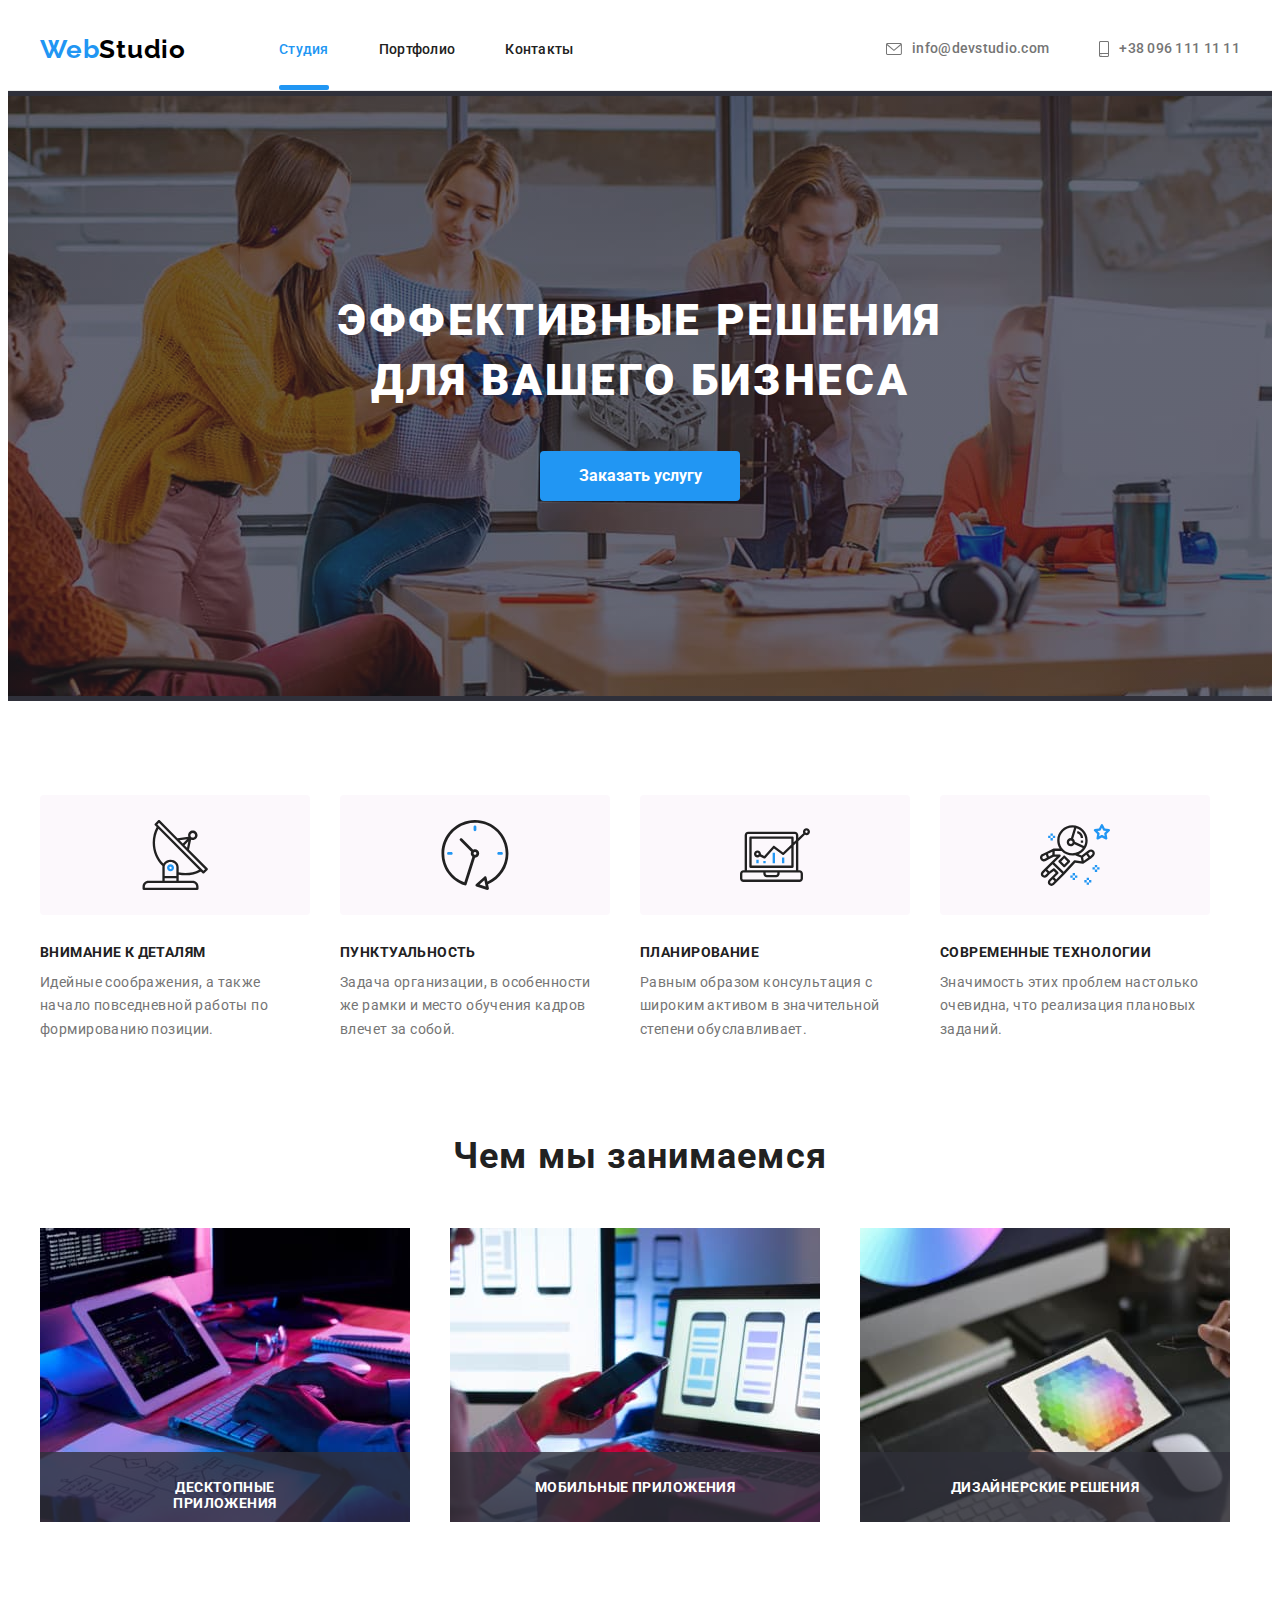
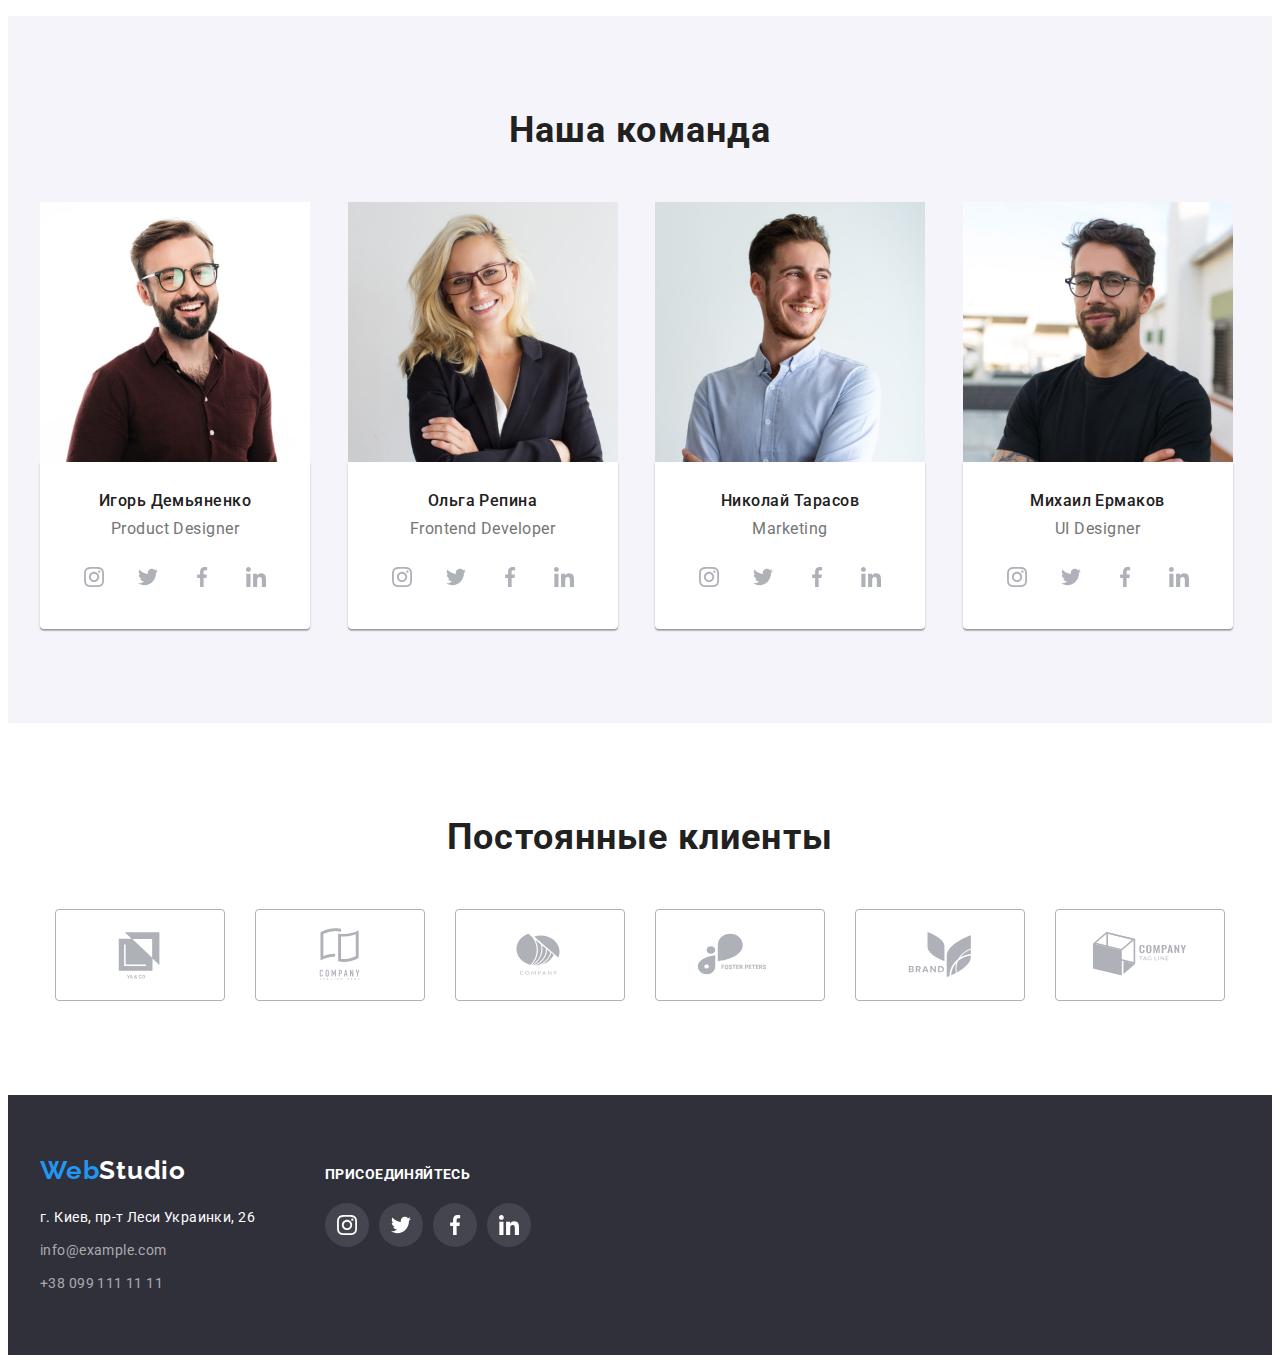
<file: index.html>
<!DOCTYPE html>
<html lang="ru">
<head>
    <meta charset="UTF-8">
    <meta http-equiv="X-UA-Compatible" content="IE=edge">
    <meta name="viewport" content="width=device-width, initial-scale=1.0">
    <title>WebStudio</title>

    <link rel="preconnect" href="https://fonts.googleapis.com">
    <link rel="preconnect" href="https://fonts.gstatic.com" crossorigin>
    <link href="https://fonts.googleapis.com/css2?family=Raleway:wght@700&family=Roboto:wght@400;500;700;900&display=swap" rel="stylesheet">
    
    <link
        rel="stylesheet"
        href="https://cdnjs.cloudflare.com/ajax/libs/modern-normalize/1.1.0/modern-normalize.min.css"
        integrity="sha512-wpPYUAdjBVSE4KJnH1VR1HeZfpl1ub8YT/NKx4PuQ5NmX2tKuGu6U/JRp5y+Y8XG2tV+wKQpNHVUX03MfMFn9Q=="
        crossorigin="anonymous"
        referrerpolicy="no-referrer"
    />

    <link rel="stylesheet" href="./css/styles.css">
</head>

<body>
    <header class="header">
        <div class="container header-container">
        <nav class="header-nav">
            <a class="link logo-header" href="./index.html">Web<span class="logo-header-2">Studio</span></a>
            <ul class="list header-list">
                <li class="nav-list">
                    <a class="link header-link-studio" href="./index.html">Студия</a>
                </li>
                <li class="nav-list">
                    <a class="link header-link" href="./portfolio.html">Портфолио</a>
                </li>
                <li class="nav-list">
                    <a class="link header-link" href="">Контакты</a>
                </li>
            </ul>
        </nav>
        <ul class="list header-contact">
            <li>
                <a class="link header-mail-link" href="mailto:info@devstudio.com"> 
                    <svg 
                        class="header-mail-icons" 
                        width="16" 
                        height="12"
                    >
                    <use 
                        href="./img./icons.svg#icon-envelope-hover"
                    ></use>
                    </svg> 
                    info@devstudio.com
                </a>
            </li>
            <li>
                <a class="link header-tel-link" href="tel:+380961111111"> 
                    <svg 
                        class="header-tel-icons" 
                        width="10" 
                        height="16"
                    >
                    <use 
                        href="./img./icons.svg#icon-smartphone"
                    ></use>
                    </svg> 
                    +38 096 111 11 11</a>
            </li>
        </ul>
        </div>
    </header>

    <main>
        <section class="hero-title">
            <div class="container">
            <h1 class="hero-h1">Эффективные решения для вашего бизнеса</h1>
            <button type="button" class="hero-button" data-modal-open>Заказать услугу</button>
            </div>

            <!-- <div class="backdrop is-hidden" data-modal>
                <div class="modal">
                    <button data-modal-close>Закрыть</button>
                </div>
            </div> -->
        </section>

        <section class="about">
            <div class="container">
            <ul class="list about-advantage">
                <li class="about-advantage-text">
                    <div class="about-img">
                        <svg 
                            width="70" 
                            height="70"
                        >
                            <use 
                                href="./img./icons.svg#icon-group"
                            ></use>
                        </svg>
                    </div>
                    <h3 class="about-title">Внимание к деталям</h3>
                    <p class="about-text">Идейные соображения, а также начало повседневной работы по формированию позиции.</p>
                </li>
                <li class="about-advantage-text">
                    <div class="about-img">
                        <svg 
                            width="70" 
                            height="70"
                        >
                            <use 
                                href="./img./icons.svg#icon-clock"
                            ></use>
                        </svg>
                    </div>
                    <h3 class="about-title">Пунктуальность</h3>
                    <p class="about-text">Задача организации, в особенности же рамки и место обучения кадров влечет за собой.</p>
                </li>
                <li class="about-advantage-text">
                    <div class="about-img">
                        <svg 
                            width="70" 
                            height="70"
                        >
                            <use 
                                href="./img./icons.svg#icon-diagram"
                            ></use>
                        </svg>
                    </div>
                    <h3 class="about-title">Планирование</h3>
                    <p class="about-text">Равным образом консультация с широким активом в значительной степени обуславливает.</p>
                </li>
                <li class="about-advantage-text">
                    <div class="about-img">
                        <svg 
                            width="70" 
                            height="70"
                        >
                            <use 
                                href="./img./icons.svg#icon-astronaut"
                            ></use>
                        </svg>
                    </div>
                    <h3 class="about-title">Современные технологии</h3>
                    <p class="about-text">Значимость этих проблем настолько очевидна, что реализация плановых заданий.</p>
                </li>
            </ul>
            </div>
        </section>
            
        <section class="activity-box">
            <div class="container">
                <h2 class="activity">Чем мы занимаемся</h2>
                <ul class="list activity-img">
                    <li class="img-activity">
                        <img src="./img./img-1.jpg" alt="чувак печатает на клавиатуре"
                        width="370"
                        height="294">
                        <div class="description-activity">
                            <p class="description-activity-text">Десктопные приложения</p>
                        </div>
                    </li>
                    <li class="img-activity">
                        <img src="./img./img-2.jpg" alt="девушка смотрит в телефон"
                        width="370"
                        height="294">
                        <div class="description-activity">
                            <p class="description-activity-text">Мобильные приложения</p>
                        </div>
                    </li>
                    <li class="img-activity">
                        <img src="./img./img-3.jpg" alt="палитра цветов"
                        width="370"
                        height="294">
                        <div class="description-activity">
                            <p class="description-activity-text">Дизайнерские решения</p>
                        </div>
                    </li>
                </ul>
            </div>
        </section>

        <section class="team-section">
            <div class="container">
            <h2 class="team-h">Наша команда</h2>
            <ul class="list employees">
                <li class="employee">
                    <img src="./img./photo-img-1.jpg" alt="фото сотрудника"
                        width="270"
                        height="260">
                    <div class="name-and-position">
                        <h3 class="team-name">Игорь Демьяненко</h3>
                        <p class="team-profession" lang="en">Product Designer</p>
                        <ul class="team-social-list list">
                            <li class="team-social-item">
                                <a href="" class="team-social-link" target="_blank">
                                    <svg 
                                        class="team-social-icons" 
                                        width="20" 
                                        height="20"
                                    >
                                        <use 
                                            href="./img./icons.svg#icon-instagram"
                                        ></use>
                                    </svg>
                                </a>
                            </li>
                            <li class="team-social-item">
                                <a href="" class="team-social-link" target="_blank">
                                    <svg 
                                        class="team-social-icons" 
                                        width="20" 
                                        height="20"
                                    >
                                        <use 
                                            href="./img./icons.svg#icon-twitter"
                                        ></use>
                                    </svg>
                                </a>
                            </li>
                            <li class="team-social-item">
                                <a href="" class="team-social-link" target="_blank">
                                    <svg 
                                        class="team-social-icons" 
                                        width="20" 
                                        height="20"
                                    >
                                        <use 
                                            href="./img./icons.svg#icon-facebook"
                                        ></use>
                                    </svg>
                                </a>
                            </li>
                            <li class="team-social-item">
                                <a href="" class="team-social-link" target="_blank">
                                    <svg 
                                        class="team-social-icons" 
                                        width="20" 
                                        height="20"
                                    >
                                        <use 
                                            href="./img./icons.svg#icon-linkedin"
                                        ></use>
                                    </svg>
                                </a>
                            </li>
                        </ul>
                    </div>
                </li>
                <li class="employee">
                    <img src="./img./photo-img-2.jpg" alt="фото сотрудника"
                        width="270"
                        height="260">
                    <div class="name-and-position">
                        <h3 class="team-name">Ольга Репина</h3>
                        <p class="team-profession" lang="en">Frontend Developer</p>
                        <ul class="team-social-list list">
                            <li class="team-social-item">
                                <a href="" class="team-social-link" target="_blank">
                                    <svg 
                                        class="team-social-icons" 
                                        width="20" 
                                        height="20"
                                    >
                                        <use 
                                            href="./img./icons.svg#icon-instagram"
                                        ></use>
                                    </svg>
                                </a>
                            </li>
                            <li class="team-social-item">
                                <a href="" class="team-social-link" target="_blank">
                                    <svg 
                                        class="team-social-icons" 
                                        width="20" 
                                        height="20"
                                    >
                                        <use 
                                            href="./img./icons.svg#icon-twitter"
                                        ></use>
                                    </svg>
                                </a>
                            </li>
                            <li class="team-social-item">
                                <a href="" class="team-social-link" target="_blank">
                                    <svg 
                                        class="team-social-icons" 
                                        width="20" 
                                        height="20"
                                    >
                                        <use 
                                            href="./img./icons.svg#icon-facebook"
                                        ></use>
                                    </svg>
                                </a>
                            </li>
                            <li class="team-social-item">
                                <a href="" class="team-social-link" target="_blank">
                                    <svg 
                                        class="team-social-icons" 
                                        width="20" 
                                        height="20"
                                    >
                                        <use 
                                            href="./img./icons.svg#icon-linkedin"
                                        ></use>
                                    </svg>
                                </a>
                            </li>
                        </ul>
                    </div>
                </li>
                <li class="employee">
                    <img src="./img./photo-img-3.jpg" alt="фото сотрудника"
                        width="270"
                        height="260">
                    <div class="name-and-position">
                        <h3 class="team-name">Николай Тарасов</h3>
                        <p class="team-profession" lang="en">Marketing</p>
                        <ul class="team-social-list list">
                            <li class="team-social-item">
                                <a href="" class="team-social-link" target="_blank">
                                    <svg 
                                        class="team-social-icons" 
                                        width="20" 
                                        height="20"
                                    >
                                        <use 
                                            href="./img./icons.svg#icon-instagram"
                                        ></use>
                                    </svg>
                                </a>
                            </li>
                            <li class="team-social-item">
                                <a href="" class="team-social-link" target="_blank">
                                    <svg 
                                        class="team-social-icons" 
                                        width="20" 
                                        height="20"
                                    >
                                        <use 
                                            href="./img./icons.svg#icon-twitter"
                                        ></use>
                                    </svg>
                                </a>
                            </li>
                            <li class="team-social-item">
                                <a href="" class="team-social-link" target="_blank">
                                    <svg 
                                        class="team-social-icons" 
                                        width="20" 
                                        height="20"
                                    >
                                        <use 
                                            href="./img./icons.svg#icon-facebook"
                                        ></use>
                                    </svg>
                                </a>
                            </li>
                            <li class="team-social-item">
                                <a href="" class="team-social-link" target="_blank">
                                    <svg 
                                        class="team-social-icons" 
                                        width="20" 
                                        height="20"
                                    >
                                        <use 
                                            href="./img./icons.svg#icon-linkedin"
                                        ></use>
                                    </svg>
                                </a>
                            </li>
                        </ul>
                    </div>
                </li>
                <li class="employee">
                    <img src="./img./photo-img-4.jpg" alt="фото сотрудника"
                        width="270"
                        height="260">
                    <div class="name-and-position">
                        <h3 class="team-name">Михаил Ермаков</h3>
                        <p class="team-profession" lang="en">UI Designer</p>
                        <ul class="team-social-list list">
                            <li class="team-social-item">
                                <a href="" class="team-social-link" target="_blank">
                                    <svg 
                                        class="team-social-icons" 
                                        width="20" 
                                        height="20"
                                    >
                                        <use 
                                            href="./img./icons.svg#icon-instagram"
                                        ></use>
                                    </svg>
                                </a>
                            </li>
                            <li class="team-social-item">
                                <a href="" class="team-social-link" target="_blank">
                                    <svg 
                                        class="team-social-icons" 
                                        width="20" 
                                        height="20"
                                    >
                                        <use 
                                            href="./img./icons.svg#icon-twitter"
                                        ></use>
                                    </svg>
                                </a>
                            </li>
                            <li class="team-social-item">
                                <a href="" class="team-social-link" target="_blank">
                                    <svg 
                                        class="team-social-icons" 
                                        width="20" 
                                        height="20"
                                    >
                                        <use 
                                            href="./img./icons.svg#icon-facebook"
                                        ></use>
                                    </svg>
                                </a>
                            </li>
                            <li class="team-social-item">
                                <a href="" class="team-social-link" target="_blank">
                                    <svg 
                                        class="team-social-icons" 
                                        width="20" 
                                        height="20"
                                    >
                                        <use 
                                            href="./img./icons.svg#icon-linkedin"
                                        ></use>
                                    </svg>
                                </a>
                            </li>
                        </ul>
                    </div>
                </li>
            </ul>
            </div>  
        </section>

        <section class="clients-section">
            <div class="container">
                <h3 class="clients-title">Постоянные клиенты</h3>
                <ul class="list clients-list">
                    <li class="clients-item">
                        <a href="" class="clients-link" target="_blank">
                            <svg 
                                class="clients-icons" 
                                        width="106" 
                                        height="60"
                                    >
                                        <use 
                                            href="./img./icons.svg#icon-logo1"
                                        ></use>
                                    </svg>
                        </a>
                    </li>
                    <li class="clients-item">
                        <a href="" class="clients-link" target="_blank">
                            <svg 
                                class="clients-icons" 
                                        width="106" 
                                        height="60"
                                    >
                                        <use 
                                            href="./img./icons.svg#icon-logo2"
                                        ></use>
                                    </svg>
                        </a>
                    </li>
                    <li class="clients-item">
                        <a href="" class="clients-link" target="_blank">
                            <svg 
                                class="clients-icons" 
                                        width="106" 
                                        height="60"
                                    >
                                        <use 
                                            href="./img./icons.svg#icon-logo3"
                                        ></use>
                                    </svg>
                        </a>
                    </li>
                    <li class="clients-item">
                        <a href="" class="clients-link" target="_blank">
                            <svg 
                                class="clients-icons" 
                                        width="106" 
                                        height="60"
                                    >
                                        <use 
                                            href="./img./icons.svg#icon-logo4"
                                        ></use>
                                    </svg>
                        </a>
                    </li>
                    <li class="clients-item">
                        <a href="" class="clients-link" target="_blank">
                            <svg 
                                class="clients-icons" 
                                        width="106" 
                                        height="60"
                                    >
                                        <use 
                                            href="./img./icons.svg#icon-logo5"
                                        ></use>
                                    </svg>
                        </a>
                    </li>
                    <li class="clients-item">
                        <a href="" class="clients-link" target="_blank">
                            <svg 
                                class="clients-icons" 
                                        width="106" 
                                        height="60"
                                    >
                                        <use 
                                            href="./img./icons.svg#icon-Logo6"
                                        ></use>
                                    </svg>
                        </a>
                    </li>
                </ul>
            </div>
        </section>
    </main>

    <footer class="footer">
        <div class="container footer-contact">
            <div>
                <a class="link logo-footer" href="">Web<span class="logo-footer-2">Studio</span></a>
                <address>
                    <ul class="list footer-address">
                        <li class="footer-maps"><a class="link address-footer" href="https://goo.gl/maps/dG1WspT11dGawZWf6" target="_blank" rel="noopener noreferrer">г. Киев, пр-т Леси Украинки, 26</a></li>
                        <li class="footer-mail"><a class="link mail-footer" href="mailto:info@example.com">info@example.com</a></li>
                        <li class="footer-tel"><a class="link tel-footer" href="tel:+380991111111">+38 099 111 11 11</a></li>
                    </ul>
                </address>
            </div>
            <div>
                <h4 class="footer-social-text">ПРИСОЕДИНЯЙТЕСЬ</h4>
                <ul class="footer-social-list list">
                    <li class="footer-social-item">
                        <a href="" class="footer-social-link" target="_blank">
                            <svg 
                                class="footer-social-icons" 
                                width="20" 
                                height="20"
                            >
                                <use 
                                    href="./img./icons.svg#icon-instagram"
                                ></use>
                            </svg>
                        </a>
                    </li>
                    <li class="footer-social-item">
                        <a href="" class="footer-social-link" target="_blank">
                            <svg 
                                class="footer-social-icons" 
                                width="20" 
                                height="20"
                            >
                                <use 
                                    href="./img./icons.svg#icon-twitter"
                                ></use>
                            </svg>
                        </a>
                    </li>
                    <li class="footer-social-item">
                        <a href="" class="footer-social-link" target="_blank">
                            <svg 
                                class="footer-social-icons" 
                                width="20" 
                                height="20"
                            >
                                <use 
                                    href="./img./icons.svg#icon-facebook"
                                ></use>
                            </svg>
                        </a>
                    </li>
                    <li class="footer-social-item">
                        <a href="" class="footer-social-link" target="_blank">
                            <svg 
                                class="footer-social-icons" 
                                width="20" 
                                height="20"
                            >
                                <use 
                                    href="./img./icons.svg#icon-linkedin"
                                ></use>
                            </svg>
                        </a>
                    </li>
                </ul>
            </div>
        </div>
    </footer>
    
    <div class="backdrop is-hidden" data-modal>
        <div class="modal">
            <div class="modal-buttin-div">
                <button type="button" class="modal-button" data-modal-close>
                    <svg 
                    class="modal-vector-icons"
                    width="11" 
                    height="11">
                        <use 
                            href="./img./icons.svg#icon-vector">
                        </use>
                    </svg>
                </button>
            </div>
        </div>
    </div>
    <script src="./js/modal.js"></script>
</body>
</html>
</file>
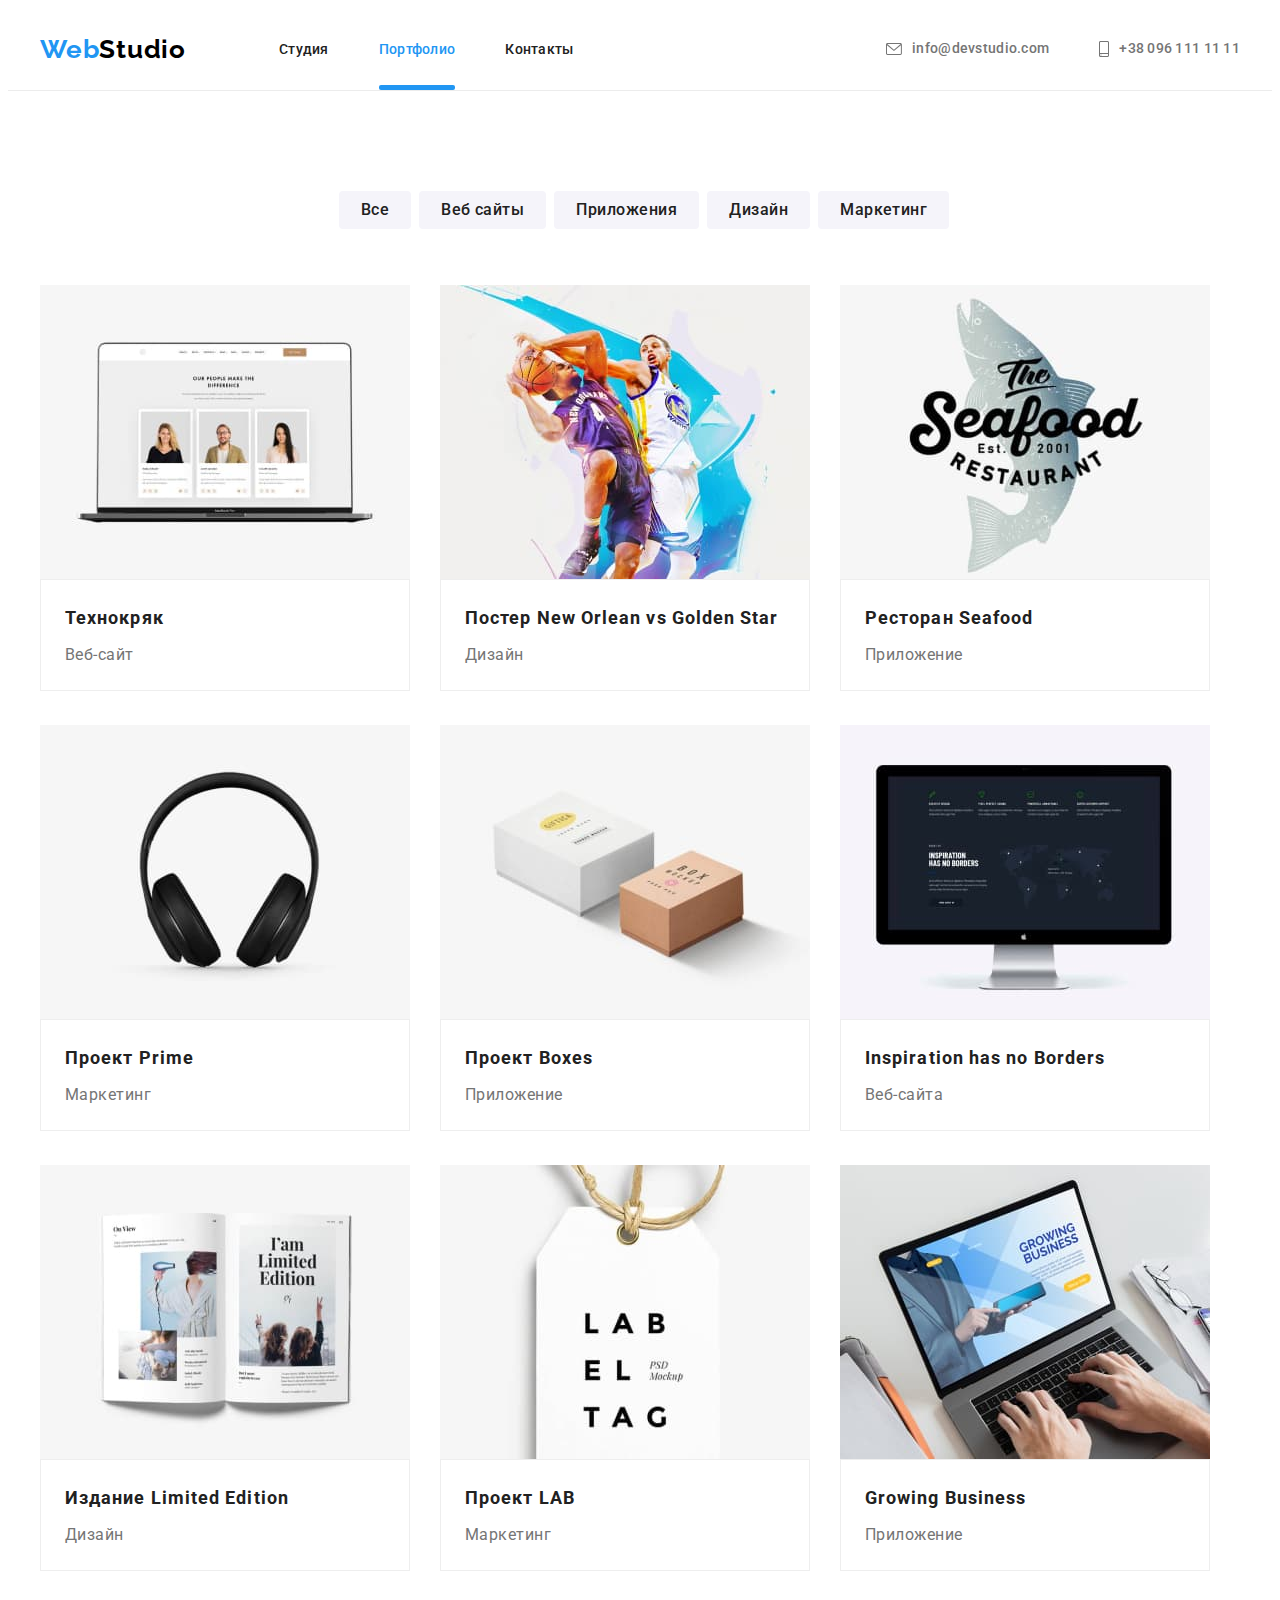
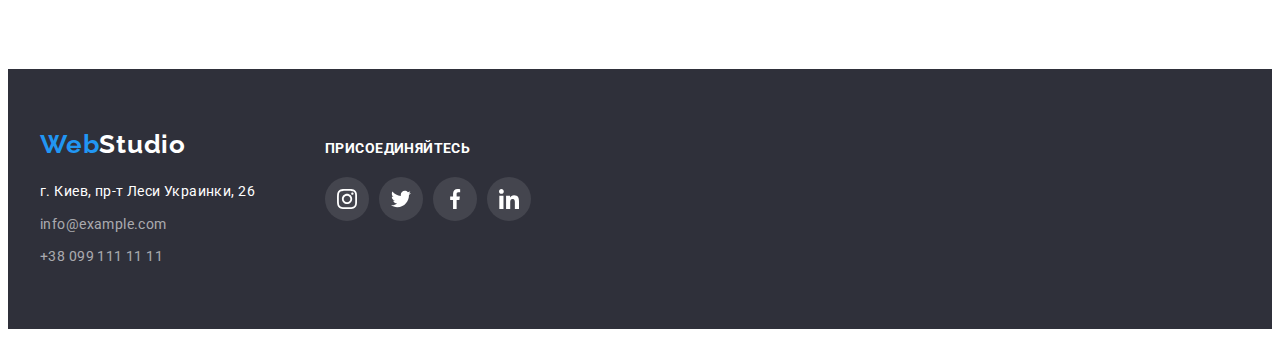
<file: portfolio.html>
<!DOCTYPE html>
<html lang="ru">
<head>
    <meta charset="UTF-8">
    <meta http-equiv="X-UA-Compatible" content="IE=edge">
    <meta name="viewport" content="width=device-width, initial-scale=1.0">
    <title>WebStudio</title>

    <link rel="preconnect" href="https://fonts.googleapis.com">
    <link rel="preconnect" href="https://fonts.gstatic.com" crossorigin>
    <link href="https://fonts.googleapis.com/css2?family=Raleway:wght@700&family=Roboto:wght@400;500;700;900&display=swap" rel="stylesheet">
    
    <link
        rel="stylesheet"
        href="https://cdnjs.cloudflare.com/ajax/libs/modern-normalize/1.1.0/modern-normalize.min.css"
        integrity="sha512-wpPYUAdjBVSE4KJnH1VR1HeZfpl1ub8YT/NKx4PuQ5NmX2tKuGu6U/JRp5y+Y8XG2tV+wKQpNHVUX03MfMFn9Q=="
        crossorigin="anonymous"
        referrerpolicy="no-referrer"
    />

    <link rel="stylesheet" href="./css/styles.css">
</head>

<body>
    <header class="header">
        <div class="container header-container">
        <nav class="header-nav">
            <a class="link logo-header" href="./index.html">Web<span class="logo-header-2">Studio</span></a>
            <ul class="list header-list">
                <li class="nav-list">
                    <a class="link header-link" href="./index.html">Студия</a>
                </li>
                <li class="nav-list">
                    <a class="link header-link-portfolio" href="./portfolio.html">Портфолио</a>
                </li>
                <li class="nav-list">
                    <a class="link header-link" href="">Контакты</a>
                </li>
            </ul>
        </nav>
        <ul class="list header-contact">
            <li>
                <a class="link header-mail-link" href="mailto:info@devstudio.com"> 
                    <svg 
                        class="header-mail-icons" 
                        width="16" 
                        height="12"
                    >
                    <use 
                        href="./img./icons.svg#icon-envelope-hover"
                    ></use>
                    </svg> 
                    info@devstudio.com
                </a>
            </li>
            <li>
                <a class="link header-tel-link" href="tel:+380961111111"> 
                    <svg 
                        class="header-tel-icons" 
                        width="10" 
                        height="16"
                    >
                    <use 
                        href="./img./icons.svg#icon-smartphone"
                    ></use>
                    </svg> 
                    +38 096 111 11 11</a>
            </li>
        </ul>
        </div>
    </header>

    <main>
        <section class="content portfolio-conten">
            <div class="container portfolio-button-div">
                <ul class="list button-portfolio-list">
                    <li class="button-portfolio-li">
                        <button type="button" class="button-portfolio">Все</button>
                    </li>
                    <li class="button-portfolio-li">
                        <button type="button" class="button-portfolio">Веб сайты</button>
                    </li>
                    <li class="button-portfolio-li">
                        <button type="button" class="button-portfolio">Приложения</button>
                    </li>
                    <li class="button-portfolio-li">
                        <button type="button" class="button-portfolio">Дизайн</button>
                    </li>
                    <li class="button-portfolio-li">
                        <button type="button" class="button-portfolio">Маркетинг</button>
                    </li>
                </ul>
            </div>
            
            <div class="container">
            <ul class="list project-icons">
                <li class="li-project">
                    <a href="" class="project link"> 
                        <div class="project-content-img">
                            <img src="./img./portfolio-img/img-1.jpg" alt="изображение сайта"
                            width="370"
                            height="294">
                            <div class="project-overlay">
                                <div class="overlay-text">
                                    <p class="overlay-text-p">
                                        Ресурс предлагает комплексные предложения с разным уровнем функционала и сервисов. Все это позволит посетителю получить исчерпывающие сведения о компании или частном лице.
                                    </p>
                                </div>
                            </div>
                        </div>
                        <div class="project-name-portfolio">
                            <h3 class="name-project">Технокряк</h3>
                            <p class="category-project">Веб-сайт</p>
                        </div>
                    </a>
                </li>
                <li class="li-project">
                    <a href="" class="project link"> 
                        <div class="project-content-img">
                            <img src="./img./portfolio-img/img-2.jpg" alt="изображение баскетбольной команды"
                            width="370"
                            height="294">
                            <div class="project-overlay">
                                <div class="overlay-text">
                                    <p class="overlay-text-p">
                                        Ресурс предлагает комплексные предложения с разным уровнем функционала и сервисов. Все это позволит посетителю получить исчерпывающие сведения о компании или частном лице.
                                    </p>
                                </div>
                            </div>
                        </div> 
                        <div class="project-name-portfolio">
                            <h3 class="name-project">Постер New Orlean vs Golden Star</h3>
                            <p class="category-project">Дизайн</p>
                        </div>
                    </a>
                </li>
                <li class="li-project">
                    <a href="" class="project link"> 
                        <div class="project-content-img">
                            <img src="./img./portfolio-img/img-3.jpg" alt="изображение эмблемы ресторана'"
                            width="370"
                            height="294">
                            <div class="project-overlay">
                                <div class="overlay-text">
                                    <p class="overlay-text-p">
                                        Ресурс предлагает комплексные предложения с разным уровнем функционала и сервисов. Все это позволит посетителю получить исчерпывающие сведения о компании или частном лице.
                                    </p>
                                </div>
                            </div>
                        </div> 
                        <div class="project-name-portfolio">
                            <h3 class="name-project">Ресторан Seafood</h3>
                            <p class="category-project">Приложение</p>
                        </div>
                    </a>
                </li>
                <li class="li-project">
                    <a href="" class="project link"> 
                        <div class="project-content-img">
                            <img src="./img./portfolio-img/img-4.jpg" alt="изображение наушников"
                            width="370"
                            height="294">
                            <div class="project-overlay">
                                <div class="overlay-text">
                                    <p class="overlay-text-p">
                                        Ресурс предлагает комплексные предложения с разным уровнем функционала и сервисов. Все это позволит посетителю получить исчерпывающие сведения о компании или частном лице.
                                    </p>
                                </div>
                            </div>
                        </div> 
                        <div class="project-name-portfolio">
                            <h3 class="name-project">Проект Prime</h3>
                            <p class="category-project">Маркетинг</p>
                        </div>
                    </a>
                </li>
                <li class="li-project">
                    <a href="" class="project link"> 
                        <div class="project-content-img">
                            <img src="./img./portfolio-img/img-5.jpg" alt="изображение коробок"
                            width="370"
                            height="294">
                            <div class="project-overlay">
                                <div class="overlay-text">
                                    <p class="overlay-text-p">
                                        Ресурс предлагает комплексные предложения с разным уровнем функционала и сервисов. Все это позволит посетителю получить исчерпывающие сведения о компании или частном лице.
                                    </p>
                                </div>
                            </div>
                        </div> 
                        <div class="project-name-portfolio">
                            <h3 class="name-project">Проект Boxes</h3>
                            <p class="category-project">Приложение</p>
                        </div>
                    </a>
                </li>
                <li class="li-project">
                    <a href="" class="project link"> 
                        <div class="project-content-img">
                            <img src="./img./portfolio-img/img-6.jpg" alt="изображение веб-сайта"
                            width="370"
                            height="294">
                            <div class="project-overlay">
                                <div class="overlay-text">
                                    <p class="overlay-text-p">
                                        Ресурс предлагает комплексные предложения с разным уровнем функционала и сервисов. Все это позволит посетителю получить исчерпывающие сведения о компании или частном лице.
                                    </p>
                                </div>
                            </div>
                        </div> 
                        <div class="project-name-portfolio">
                            <h3 class="name-project" lang="en">Inspiration has no Borders</h3>
                            <p class="category-project">Веб-сайта</p>
                        </div>
                    </a>
                </li>
                <li class="li-project">
                    <a href="" class="project link"> 
                        <div class="project-content-img">
                            <img src="./img./portfolio-img/img-7.jpg" alt="изображение журнала"
                            width="370"
                            height="294">
                            <div class="project-overlay">
                                <div class="overlay-text">
                                    <p class="overlay-text-p">
                                        Ресурс предлагает комплексные предложения с разным уровнем функционала и сервисов. Все это позволит посетителю получить исчерпывающие сведения о компании или частном лице.
                                    </p>
                                </div>
                            </div>
                        </div> 
                        <div class="project-name-portfolio">
                            <h3 class="name-project">Издание Limited Edition</h3>
                            <p class="category-project">Дизайн</p>
                        </div>
                    </a>
                </li>
                <li class="li-project">
                    <a href="" class="project link"> 
                        <div class="project-content-img">
                            <img src="./img./portfolio-img/img-8.jpg" alt="изображение эмблемы"
                            width="370"
                            height="294">
                            <div class="project-overlay">
                                <div class="overlay-text">
                                    <p class="overlay-text-p">
                                        Ресурс предлагает комплексные предложения с разным уровнем функционала и сервисов. Все это позволит посетителю получить исчерпывающие сведения о компании или частном лице.
                                    </p>
                                </div>
                            </div>
                        </div> 
                        <div class="project-name-portfolio">
                            <h3 class="name-project">Проект LAB</h3>
                            <p class="category-project">Маркетинг</p>
                        </div>
                    </a>
                </li>
                <li class="li-project">
                    <a href="" class="project link"> 
                        <div class="project-content-img">
                            <img src="./img./portfolio-img/img-9.jpg" alt="изображение веб-сайта"
                            width="370"
                            height="294">
                            <div class="project-overlay">
                                <div class="overlay-text">
                                    <p class="overlay-text-p">
                                        Ресурс предлагает комплексные предложения с разным уровнем функционала и сервисов. Все это позволит посетителю получить исчерпывающие сведения о компании или частном лице.
                                    </p>
                                </div>
                            </div>
                        </div>
                        <div class="project-name-portfolio">
                            <h3 class="name-project">Growing Business</h3>
                            <p class="category-project">Приложение</p>
                        </div>
                    </a>
                </li>
            </ul>
            </div>
        </section>
    </main>

    <footer class="footer">
        <div class="container footer-contact">
            <div>
                <a class="link logo-footer" href="">Web<span class="logo-footer-2">Studio</span></a>
                <address>
                    <ul class="list footer-address">
                        <li class="footer-maps"><a class="link address-footer" href="https://goo.gl/maps/dG1WspT11dGawZWf6" target="_blank" rel="noopener noreferrer">г. Киев, пр-т Леси Украинки, 26</a></li>
                        <li class="footer-mail"><a class="link mail-footer" href="mailto:info@example.com">info@example.com</a></li>
                        <li class="footer-tel"><a class="link tel-footer" href="tel:+380991111111">+38 099 111 11 11</a></li>
                    </ul>
                </address>
            </div>
            <div>
                <h4 class="footer-social-text">ПРИСОЕДИНЯЙТЕСЬ</h4>
                <ul class="footer-social-list list">
                    <li class="footer-social-item">
                        <a href="" class="footer-social-link" target="_blank">
                            <svg 
                                class="footer-social-icons" 
                                width="20" 
                                height="20"
                            >
                                <use 
                                    href="./img./icons.svg#icon-instagram"
                                ></use>
                            </svg>
                        </a>
                    </li>
                    <li class="footer-social-item">
                        <a href="" class="footer-social-link" target="_blank">
                            <svg 
                                class="footer-social-icons" 
                                width="20" 
                                height="20"
                            >
                                <use 
                                    href="./img./icons.svg#icon-twitter"
                                ></use>
                            </svg>
                        </a>
                    </li>
                    <li class="footer-social-item">
                        <a href="" class="footer-social-link" target="_blank">
                            <svg 
                                class="footer-social-icons" 
                                width="20" 
                                height="20"
                            >
                                <use 
                                    href="./img./icons.svg#icon-facebook"
                                ></use>
                            </svg>
                        </a>
                    </li>
                    <li class="footer-social-item">
                        <a href="" class="footer-social-link" target="_blank">
                            <svg 
                                class="footer-social-icons" 
                                width="20" 
                                height="20"
                            >
                                <use 
                                    href="./img./icons.svg#icon-linkedin"
                                ></use>
                            </svg>
                        </a>
                    </li>
                </ul>
            </div>
        </div>
    </footer>
</body>
</html>
</file>
<file: css/styles.css>
body {
    font-family:'Roboto' sans-serif;
}

.link {
    text-decoration: none;
}

.list {
    list-style: none;
}

p, h1, h2, h3, h4, h5, h6 {
    margin-top: 0;
    margin-bottom: 0;
}

ul, ol {
    margin-top: 0;
    margin-bottom: 0;
    padding-left: 0;
}

button {
    cursor: pointer;
}

img {
    display: block;
}

.container {
    width: 1200px;
    padding-left: 15px;
    padding-right: 15px;
    margin: 0 auto;
    
}


/* ---------------- HEADER ---------------- */

.header {
    border-bottom: 1px solid #ECECEC;
}

.header-container {
    display: flex;
    align-items: center;
}

.header-nav {
    display: flex;
    align-items: center;
}

.header-list {
    display: flex;
    flex-wrap: wrap;
}

.logo-header {
    margin-right: 93px;

    font-family: Raleway;
    font-style: normal;
    font-weight: bold;
    font-size: 26px;
    line-height: 1.19;
    letter-spacing: 0.03em;
    color: #2196F3;
}

.logo-header-2 {
    color: black;
}

.nav-list:not(:last-child) {
    margin-right: 50px;
}

.nav-list {
    padding-top: 32px;
    padding-bottom: 32px;
    position: relative;
}

.header-link-studio {
    font-family: Roboto;
    font-style: normal;
    font-weight: 500;
    font-size: 14px;
    line-height: 1.14;
    letter-spacing: 0.02em;
    color: #2196F3;
}

.header-link {
    position: relative;

    font-family: Roboto;
    font-style: normal;
    font-weight: 500;
    font-size: 14px;
    line-height: 1.14;
    letter-spacing: 0.02em;
    color: #212121;

    transition: color 250ms cubic-bezier(0.4, 0, 0.2, 1);
}

.header-link:hover,
.header-link:focus {
    color: #2196F3;
}

.header-link-studio::after {
    content: '';

    position: absolute;
    bottom: 0;
    left: 0;

    display: block;
    width: 100%;
    height: 5px;
    background: #2196F3;
    border-radius: 2px;

    /* opacity: 0;
    transition: opacity 250ms cubic-bezier(0.4, 0, 0.2, 1); */
}

/* .header-link:hover::after,
.header-link:focus::after {
    opacity: 1;
} */


.header-contact {
    display: flex;
    margin-left: auto;
}

.header-mail-link {
    display: flex;
    justify-content: center;
    align-items: center;

    font-family: Roboto;
    font-style: normal;
    font-weight: 500;
    font-size: 14px;
    line-height: 1.14;
    letter-spacing: 0.02em;
    color: #757575;

    transition: color 250ms cubic-bezier(0.4, 0, 0.2, 1);
}

.header-mail-link:hover,
.header-mail-link:focus {
    color: #2196F3;
}

.header-mail-icons {
    fill: currentColor;
    display: block;
    background-position: center;
    background-size: cover;
    margin-right: 10px;
}

.header-tel-link {
    display: flex;
    justify-content: center;
    align-items: center;
    margin-left: 50px;

    font-family: Roboto;
    font-style: normal;
    font-weight: 500;
    font-size: 14px;
    line-height: 1.14;
    letter-spacing: 0.02em;
    color: #757575;

    transition: color 250ms cubic-bezier(0.4, 0, 0.2, 1);
}

.header-tel-link:hover,
.header-tel-link:focus {
    color: #2196F3;
}

.header-tel-icons {
    fill: currentColor;
    display: block;
    background-position: center;
    background-size: cover;
    margin-right: 10px;
}


/* ---------------- HERO ---------------- */

.hero-title {
    padding-top: 200px;
    padding-bottom: 200px;
    max-height: 600px;
    background-image: linear-gradient(
        rgba(47, 48, 58, 0.4), 
        rgba(47, 48, 58, 0.4)
        ), url(../img./hero-bg.jpg);
    background-color: #2F303A;
    background-repeat: no-repeat;
    background-position: center;
    block-size: cover;
}

.hero-h1 {
    position: relative;
    left: 50%;
    transform: translate(-50%, 0);

    margin-bottom: 40px;
    max-width: 696px;

    font-family: Roboto;
    font-style: normal;
    font-weight: 900;
    font-size: 44px;
    line-height: 1.36;
    text-align: center;
    letter-spacing: 0.06em;
    text-transform: uppercase;
    color: #FFFFFF;
}

.hero-button {
    position: relative;
    left: 50%;
    transform: translate(-50%, 0);

    min-width: 200px;
    min-height: 50px;

    font-family: Roboto;
    font-style: normal;
    font-weight: bold;
    font-size: 16px;
    line-height: 1.87;
    text-align: center;
    color: #FFFFFF;
    background: #2196F3;
    cursor: pointer;
    border: none;
    border-radius: 4px;
}

.backdrop {
    position: fixed;
    /* z-index: 100; */
    top: 0;
    left: 0;
    width: 100%;
    height: 100%;
    background-color: rgba(0, 0, 0, 0.2);
}

.backdrop.is-hidden {
    opacity: 0;
    pointer-events: none;
}

.modal {
    position: absolute;
    top: 50%;
    left: 50%;
    transform: translate(-50%, -50%);
    min-width: 528px;
    min-height: 581px;
    background-color: #fff;
}

.modal-buttin-div {
    position: relative;
}

.modal-button {
    position: absolute;
    top: 9px;
    right: 9px;
    min-width: 30px;
    min-height: 30px;

    border-radius: 50%;
    background: #FFFFFF;
    border: 1px solid rgba(0, 0, 0, 0.1);
    box-sizing: border-box;
}

.modal-button:hover,
.modal-button:focus {
    fill: #2196F3;
}

/* ---------------- ABOUT ---------------- */

.about {
    padding-top: 94px;
    padding-bottom: 94px;
}

.about-advantage {
    display: flex;
    flex-wrap: wrap;
    margin-left: -30px;
}

.about-advantage-text {
    max-width: 270px;
    width: calc(100% / 4 - 30px);
    margin-left: 30px;
}

.about-img {
    display: flex;
    justify-content: center;
    align-items: center;
    margin-bottom: 30px;
    width: 270px;
    height: 120px;
    background-color: #fcf8fc;
    border-radius: 4px;
}

.about-title {
    margin-bottom: 10px;
    font-family: Roboto;
    font-style: normal;
    font-weight: bold;
    font-size: 14px;
    line-height: 1.14;
    letter-spacing: 0.03em;
    text-transform: uppercase;
    color: #212121;
}

.about-text {
    font-family: Roboto;
    font-style: normal;
    font-weight: normal;
    font-size: 14px;
    line-height: 1.7;
    letter-spacing: 0.03em;
    color: #757575;
}


/* ---------------- ACTIVITY ---------------- */

.activity-box {
    padding-bottom: 94px;
}

.activity {
    margin-bottom: 50px;
    font-family: Roboto;
    font-style: normal;
    font-weight: bold;
    font-size: 36px;
    line-height: 1.16;
    text-align: center;
    letter-spacing: 0.03em;
    color: #212121;
}

.activity-img {
    position: relative;
    display: flex;
    flex-wrap: wrap;
    margin-left: -30px;
}

.img-activity {
    width: calc(100% / 3 - 30px);
    margin-left: 30px;
}

.description-activity {
    position: absolute;
    bottom: 0;
    display: flex;
    justify-content: center;
    align-items: center;
    width: 370px;
    height: 70px;
    background-color: rgba(47, 48, 58, 0.8);
}

.description-activity-text {
    width: 205px;
    height: 16px;
    left: 298px;
    top: 1462px;
    font-family: 'Roboto';
    font-style: normal;
    font-weight: 700;
    font-size: 14px;
    line-height: 16px;
    text-align: center;
    letter-spacing: 0.03em;
    text-transform: uppercase;
    color: #ffffff;
}

/* ---------------- TEAM ---------------- */

.team-section {
    background: #F5F4FA;
    padding-bottom: 94px;
    padding-top: 94px;
}

.team-h {
    margin-bottom: 50px;
    font-family: Roboto;
    font-style: normal;
    font-weight: bold;
    font-size: 36px;
    line-height: 1.16;
    text-align: center;
    letter-spacing: 0.03em;
    color: #212121;
}

.employees {
    display: flex;
    flex-wrap: wrap;
    margin-left: -30px;
}

.employee {
    width: calc(100% / 4 - 30px);
    margin-left: 30px;
}

.name-and-position {
    padding-top: 30px;
    padding-bottom: 30px;
    background-color: #fff;
    width: 270px;
    border-radius: 0px 0px 4px 4px;
    box-shadow: 0px 1px 3px rgba(0, 0, 0, 0.12), 0px 1px 1px rgba(0, 0, 0, 0.14), 0px 2px 1px rgba(0, 0, 0, 0.2);
}

.team-name {
    margin-bottom: 10px;
    font-family: Roboto;
    font-style: normal;
    font-weight: 500;
    font-size: 16px;
    line-height: 1.18;
    text-align: center;
    letter-spacing: 0.03em;
    color: #212121;
}

.team-profession {
    margin-bottom: 16px;
    font-family: Roboto;
    font-style: normal;
    font-weight: normal;
    font-size: 16px;
    line-height: 1.18;
    text-align: center;
    letter-spacing: 0.03em;
    color: #757575;
}

.team-social-list {
    display: flex;
    justify-content: center;
}

.team-social-item + .team-social-item {
    margin-left: 10px;
}

.team-social-link {
    display: flex;
    justify-content: center;
    align-items: center;
    width: 44px;
    height: 44px;
    background-color: #FFFFFF;
    border-radius: 50%;

    transition: background-color 250ms cubic-bezier(0.4, 0, 0.2, 1);
}

.team-social-icons {
    fill: #AFB1B8;
    transition: fill 250ms cubic-bezier(0.4, 0, 0.2, 1);
}

.team-social-link:hover,
.team-social-link:focus {
    background-color: #2196F3;
}

.team-social-link:hover .team-social-icons, 
.team-social-link:focus .team-social-icons {
    fill: #FFFFFF;
}

/* ---------------- CLIENTS ---------------- */

.clients-section { 
    padding-top: 94px;
    padding-bottom: 94px;
}

.clients-title {
    margin-bottom: 50px;
    font-family: Roboto;
    font-style: normal;
    font-weight: bold;
    font-size: 36px;
    line-height: 1.16;
    text-align: center;
    letter-spacing: 0.03em;
    color: #212121;
}

.clients-list {
    display: flex;
    justify-content: center;
}

.clients-item + .clients-item {
    margin-left: 30px;
}

.clients-link {
    display: flex;
    justify-content: center;
    align-items: center;

    width: 170px;
    height: 92px;
    border: 1px solid #AFB1B8;
    box-sizing: border-box;
    border-radius: 4px; 
    color: #AFB1B8;

    transition: color 250ms cubic-bezier(0.4, 0, 0.2, 1), border 250ms cubic-bezier(0.4, 0, 0.2, 1);
}

.clients-icons {
    fill: currentColor;
}

.clients-link:hover,
.clients-link:focus {
    color: #2196F3;
    border: 1px solid #2196F3;
}


/* ---------------- FOOTER ---------------- */

.footer {
    padding-top: 60px;
    padding-bottom: 60px;
    background-color: #2F303A;
}

.logo-footer {
    display: inline-block;
    margin-bottom: 20px;

    font-family: Raleway;
    font-style: normal;
    font-weight: bold;
    font-size: 26px;
    line-height: 1.19;
    letter-spacing: 0.03em;
    color: #2196F3;
    margin-right: 93px;
}

.logo-footer-2 {
    color: #FFFFFF;
}

.footer-address {
    display: inline-block;
}

.address-footer {
    display: inline-block;
    margin-right: 70px;
    font-family: Roboto;
    font-style: normal;
    font-weight: normal;
    font-size: 14px;
    line-height: 1.7;
    letter-spacing: 0.03em;
    color: #FFFFFF;

    transition: color 250ms cubic-bezier(0.4, 0, 0.2, 1);
}

.address-footer:hover,
.address-footer:focus {
    color: #a3a3a3;
}

.mail-footer {
    display: inline-block;
    font-family: Roboto;
    font-style: normal;
    font-weight: normal;
    font-size: 14px;
    line-height: 1.7;
    letter-spacing: 0.03em;
    color: #ffffff99;

    transition: color 250ms cubic-bezier(0.4, 0, 0.2, 1);
}

.footer-mail {
    margin-top: 9px;
    margin-bottom: 9px;  
}

.mail-footer:hover,
.mail-footer:focus {
    color: #ffffffe1;
}

.tel-footer {
    display: inline-block;
    font-family: Roboto;
    font-style: normal;
    font-weight: normal;
    font-size: 14px;
    line-height: 1.7;
    letter-spacing: 0.03em;
    color: #ffffff99;

    transition: color 250ms cubic-bezier(0.4, 0, 0.2, 1);
}

.tel-footer:hover,
.tel-footer:focus {
    color: #ffffffe1;
}

.footer-contact {
    display: flex;
    align-items: baseline;
}

.footer-social-text {
    margin-bottom: 20px;
    font-family: Roboto;
    font-style: normal;
    font-weight: bold;
    font-size: 14px;
    line-height: 1.14;
    letter-spacing: 0.03em;
    text-transform: uppercase;
    color: #ffffff;
}

.footer-social-list {
    display: flex;
    justify-content: center;
}

.footer-social-item + .footer-social-item {
    margin-left: 10px;
}

.footer-social-link {
    display: flex;
    justify-content: center;
    align-items: center;
    
    width: 44px;
    height: 44px;
    background: rgba(255, 255, 255, 0.1);
    border-radius: 50%;
    color: #ffffff;

    transition: background-color 250ms cubic-bezier(0.4, 0, 0.2, 1);
}

.footer-social-icons {
    fill: currentColor;
}

.footer-social-link:hover,
.footer-social-link:focus {
    background-color: #2196F3;
}



/* - - - - - - - PORTFOLIO - - - - - - - */

/* ---------------- HEADER ---------------- */
.header-link-portfolio {
    font-family: Roboto;
    font-style: normal;
    font-weight: 500;
    font-size: 14px;
    line-height: 1.14;
    letter-spacing: 0.02em;
    color: #2196F3;
}
.header-link-portfolio::after {
    content: '';

    position: absolute;
    bottom: 0;
    left: 0;

    display: block;
    width: 100%;
    height: 5px;
    background: #2196F3;
    border-radius: 2px;
}

/* ---------------- BUTTON ---------------- */

.portfolio-conten {
    padding-top: 100px;
    padding-bottom: 94px;
}
.portfolio-button-div {
    margin-bottom: 56px;
}

.button-portfolio-list {
    display: flex;
    flex-wrap: wrap;
    justify-content: center;
    margin-left: 8px;
}

.button-portfolio-li:not(:last-child) {
    margin-right: 8px;
}

.button-portfolio {
    flex-basis: calc(100% / 5 - 8px);
    padding-top: 6px;
    padding-right: 22px;
    padding-bottom: 6px;
    padding-left: 22px;

    font-family: Roboto;
    font-style: normal;
    font-weight: 500;
    font-size: 16px;
    line-height: 1.62;
    text-align: center;
    letter-spacing: 0.03em;
    color: #212121;
    cursor: pointer;
    background: #F5F4FA;
    border-radius: 4px;
    border: none;

    transition: background-color 250ms cubic-bezier(0.4, 0, 0.2, 1),
                color 250ms cubic-bezier(0.4, 0, 0.2, 1),
                box-shadow 250ms cubic-bezier(0.4, 0, 0.2, 1);
}

.button-portfolio:hover,
.button-portfolio:focus {
    background-color: #2196F3;
    color: #FFFFFF;
    box-shadow: 0px 3px 1px rgba(0, 0, 0, 0.1), 0px 1px 2px rgba(0, 0, 0, 0.08), 0px 2px 2px rgba(0, 0, 0, 0.12);
}


/* ---------------- CONTENT ---------------- */

.project-icons {
    display: flex;
    flex-wrap: wrap;
    margin-left: -30px;
    margin-bottom: -30px;
}

.project {
    display: inline-block;
    position: relative;
    flex-basis: calc(100% / 9 - 30px);
    margin-left: 30px;
    margin-bottom: 30px;
    
    overflow: hidden;
    transition: box-shadow 250ms cubic-bezier(0.4, 0, 0.2, 1);
}

.project:hover,
.project:focus {
    box-shadow: 0px 1px 1px rgba(0, 0, 0, 0.12), 0px 4px 4px rgba(0, 0, 0, 0.06), 1px 4px 6px rgba(0, 0, 0, 0.16);
}

.project:hover .project-overlay,
.project:focus .project-overlay {
    transform: translateY(0);
    opacity: 1;
}

.project:hover .overlay-text,
.project:focus .overlay-text {
    opacity: 1;
}

.project-content-img {
    position: relative;
    width: 370px;
    height: 294px;
}

.project-overlay {
    display: inline-block;

    position: absolute;
    top: 0;
    left: 0;
    width: 100%;
    height: 100%;
    background-color: rgba(33, 150, 243, 0.9);
    
    /* opacity: 0; */

    transform: translateY(100%);
    transition: transform 250ms cubic-bezier(0.4, 0, 0.2, 1);
}

.overlay-text {
    position: absolute;
    top: 50%;
    left: 50%;
    transform: translate(-50%, -50%);

    width: 322px;
    height: 168px;
    
    z-index: 100;
    opacity: 0;
    transition: opacity 250ms cubic-bezier(0.4, 0, 0.2, 1);
}

.overlay-text-p {
    font-family: 'Roboto';
    font-style: normal;
    font-weight: 400;
    font-size: 18px;
    line-height: 28px;
    letter-spacing: 0.03em;
    color: #FFFFFF;
}


.project-name-portfolio {
    position: relative;
    padding-top: 20px;
    padding-right: 24px;
    padding-bottom: 20px;
    padding-left: 24px;

    background: #FFFFFF;
    border: 1px solid #EEEEEE;
    box-sizing: border-box;
}

.name-project {
    margin-bottom: 4px;
    
    font-family: Roboto;
    font-style: normal;
    font-weight: bold;
    font-size: 18px;
    line-height: 2;
    letter-spacing: 0.06em;
    color: #212121;
}

.category-project {
    font-family: Roboto;
    font-style: normal;
    font-weight: normal;
    font-size: 16px;
    line-height: 30px;
    letter-spacing: 0.03em;
    color: #757575;
}
</file>
